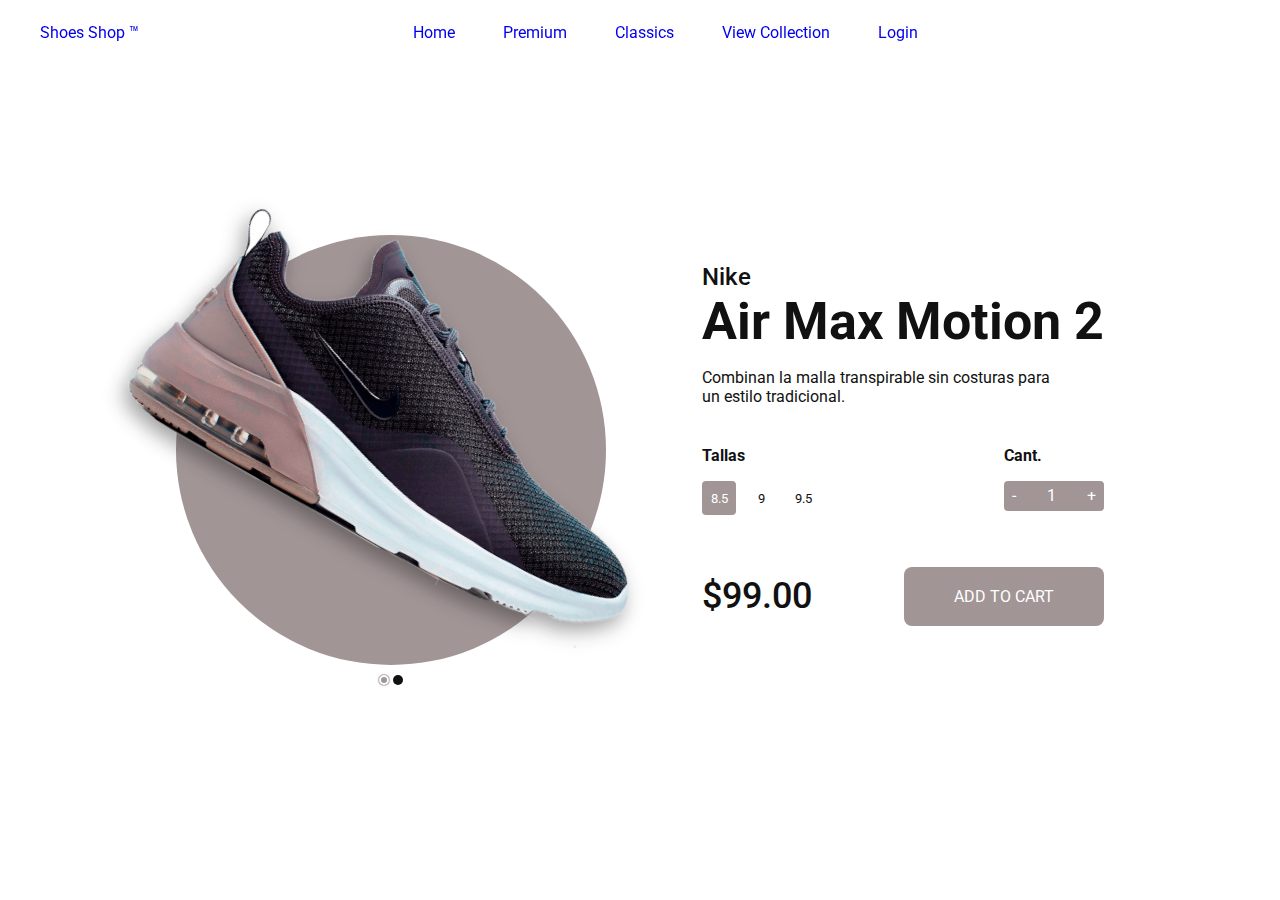
<file: assets/landingpage/landingpage.html>
<!DOCTYPE html>
<html lang="en">
    <head>
        <meta charset="UTF-8">
        <meta name="viewport" content="width=device-width, initial-scale=1.0">
        <link rel="stylesheet" href="assets/css/styles.css">
        <title>Responsive product card Nike</title>
    </head>
    <body>
        <!--===== HEADER =====-->
        <header class="l-header" id="header">
            <nav class="nav bd-grid">
                <div class="nav__toggle" id="nav-toggle">
                    <i class='bx bxs-grid'></i>
                </div>

                <a href="#home" class="nav__logo">Shoes Shop &trade;</a>

                <div class="nav__menu" id="nav-menu">
                    <ul class="nav__list">
                        <li class="nav__item"><a href="#home" class="nav__link active">Home</a></li>
                        <li class="nav__item"><a href="#new" class="nav__link">Premium</a></li>
                        <li class="nav__item"><a href="#women" class="nav__link">Classics</a></li>
                        <li class="nav__item"><a href="./assets/shop.html" class="nav__link">View Collection</a></li>
                        <li class="nav__item"><a href="./assets/login/login.html" class="nav__link">Login</a></li>
                    </ul>
                </div>

                <div class="nav__shop">
                    <a href="./assets/cart.html" class="nav__link"><i class='bx bx-shopping-bag' ></i></a>
                    
                </div>
            </nav>
        </header>

        <!-- ===== HOME ===== -->
        <main class="l-main bd-grid">
            <div class="home">
                <!-- ===== SNEAKER ===== -->
                <div class="sneaker">
                    <div class="sneaker__figure">
                    </div>

                    <div>
                        <img src="assets/img/NikeAirMaxMotion2.png" alt="" class="sneaker__img shows" color="#A29596">
                        <img src="assets/img/NikeAirMax Motion2black.png" alt="" class="sneaker__img" color="#111111">
                    </div>

                    <div class="sneaker__colors">
                        <span class="sneaker__color sneaker__colors-one active" primary="#A29596" color="#A29596"></span>
                        <span class="sneaker__color sneaker__colors-two " primary="#111111" color="#111111"></span>
                    </div>
                </div>

                <!-- ===== IFORMACION ===== -->
                <div class="info">
                    <!-- ===== DATA ===== -->
                    <div class="data">
                        <span class="data__subtitle">Nike</span>
                        <h1 class="data__title">Air Max Motion 2</h1>
                        <p class="data__description">Combinan la malla transpirable sin costuras para <br> un estilo tradicional.</p>
                    </div>

                    <!-- ===== ACTIONS ===== -->
                    <div class="actions">
                        <!-- ===== SIZE ===== -->
                        <div class="size">
                            <h3 class="size__title">Tallas</h3>
                            <div class="size__content">
                                <span class="size__tallas active">
                                    8.5
                                </span>
                                <span class="size__tallas">
                                    9
                                </span>
                                <span class="size__tallas">
                                    9.5
                                </span>
                            </div>
                        </div>

                        <!-- ===== CANT ===== -->
                        <div class="cant">
                            <h3 class="cant__title">Cant.</h3>
                            <div class="cant__content"> 
                                <span>-</span>
                                <span>1</span>
                                <span>+</span>
                            </div>
                        </div>
                    </div>

                    <!-- ===== PRECI ===== -->
                    <div class="preci">
                        <span class="preci__title">$99.00</span>
                        <a href="#" class="preci__button">ADD TO CART</a>
                    </div>
                </div>
            </div>
        </main>

        <!-- MAIN -->
        <script src="assets/js/main.js"></script>
    </body>
</html>
</file>
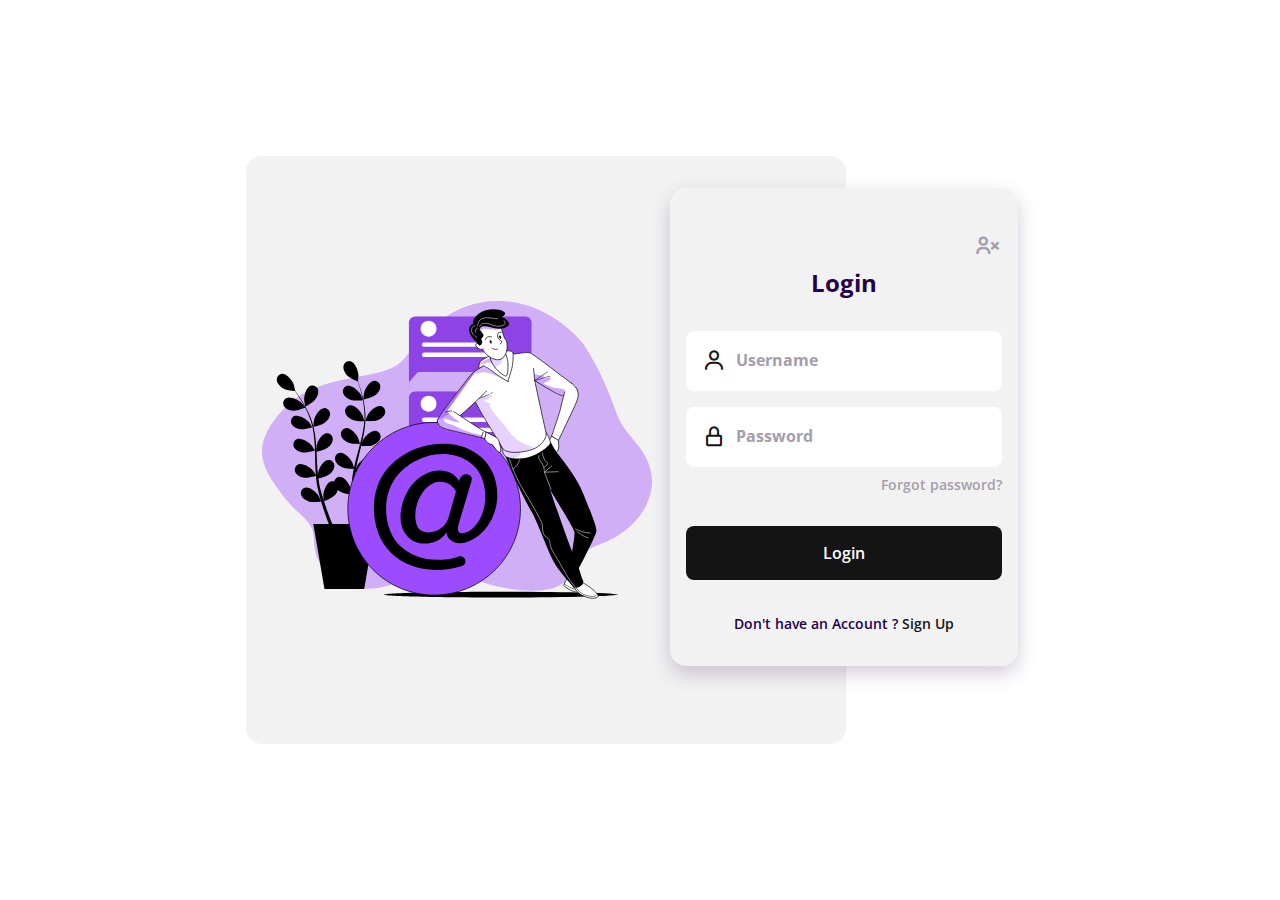
<file: assets/login/login.html>
<!DOCTYPE html>
<html lang="en">
    <head>
        <meta charset="UTF-8">
        <meta name="viewport" content="width=device-width, initial-scale=1.0">

        <!-- ===== CSS ===== -->
        <link rel="stylesheet" href="assets/css/styles.css">
    
        <!-- ===== BOX ICONS ===== -->
        <link href='https://cdn.jsdelivr.net/npm/boxicons@2.0.5/css/boxicons.min.css' rel='stylesheet'>

        <title>Shoes Shop &trade;</title>
    </head>
    <body>
        <div class="login">
            <div class="login__content">
                <div class="login__img">
                    <img src="assets/img/img-login.svg" alt="">
                </div>

                <div class="login__forms">
                    <form action="" class="login__registre" id="login-in">
                        <a href="../../index.html" class="login__forgot"><h1><i class='bx bx-user-x'></i></h1></a>
                        <h1 class="login__title">Login</h1>
                        
    
                        <div class="login__box">
                            <i class='bx bx-user login__icon'></i>
                            <input type="text" placeholder="Username" class="login__input">
                        </div>
    
                        <div class="login__box">
                            <i class='bx bx-lock-alt login__icon'></i>
                            <input type="password" placeholder="Password" class="login__input">
                        </div>

                        <a href="#" class="login__forgot">Forgot password?</a>

                        <a href="#" class="login__button">Login</a>

                        <div>
                            <span class="login__account">Don't have an Account ?</span>
                            <span class="login__signin" id="sign-up">Sign Up</span>
                        </div>
                    </form>

                    <form action="" class="login__create none" id="login-up"action="connect.php" method="post">
                        <h1 class="login__title">Create Account</h1>
    
                        <div class="login__box">
                            <i class='bx bx-user login__icon'></i>
                            <input type="text" placeholder="Username" class="login__input" name="firstName">
                        </div>
    
                        <div class="login__box">
                            <i class='bx bx-at login__icon'></i>
                            <input type="text" placeholder="Email" class="login__input" name="emailId">
                        </div>

                        <div class="login__box">
                            <i class='bx bx-lock-alt login__icon'></i>
                            <input type="password" placeholder="Password" class="login__input" name="password">
                        </div>

                        <a href="#" class="login__button">Sign Up</a>

                        <div>
                            <span class="login__account">Already have an Account ?</span>
                            <span class="login__signup" id="sign-in">Login</span>
                        </div>

                        <div class="login__social">
                            <a href="#" class="login__social-icon"><i class='bx bxl-facebook' ></i></a>
                            <a href="#" class="login__social-icon"><i class='bx bxl-twitter' ></i></a>
                            <a href="https://www.google.in" class="login__social-icon"><i class='bx bxl-google' ></i></a>
                        </div>
                    </form>
                </div>
            </div>
        </div>

        <!--===== MAIN JS =====-->
        <script src="assets/js/main.js"></script>
    </body>
</html>
</file>
<file: assets/landingpage/assets/css/styles.css>
@import url("https://fonts.googleapis.com/css2?family=Roboto:wght@400;500;700&display=swap");
/*===== VARIABLES CSS Y SASS =====*/
/*Varibles sass*/
/*Variables css*/
/*===== Colores =====*/
:root {
  --first-color: #A29596;
  --primary: #A29596;
  --second-color: #33303D;
  --black-color: #111111;
  --white-color: #FFF;
}

/*===== Fuente y tipografia =====*/
:root {
  --body-font: 'Roboto', sans-serif;
  --biggest-font-size: 1.5rem;
  --big-font-size: 1.5rem;
  --normal-font-size: 0.938rem;
  --smaller-font-size: 0.75rem;
}

@media screen and (min-width: 968px) {
  :root {
    --biggest-font-size: 3.25rem;
    --big-font-size: 2.25rem;
    --normal-font-size: 1rem;
    --smaller-font-size: 0.813rem;
  }
}

/*===== z index =====*/
:root {
  --z-back: -10;
  --z-normal: 1;
  --z-tooltip: 10;
  --z-fixed: 100;
  --z-modal: 1000;
}

/*===== BASE =====*/
*, ::before, ::after {
  -webkit-box-sizing: border-box;
          box-sizing: border-box;
}

body {
  margin: 3rem 0 0 0;
  font-family: var(--body-font);
  background-color: var(--white-color);
  color: var(--black-color);
}

h1, h2, h3, p {
  margin: 0;
}

ul {
  margin: 0;
  padding: 0;
  list-style: none;
}

a {
  text-decoration: none;
}

/*=====  LAYOUT =====*/
.bd-grid {
  max-width: 1200px;
  margin-left: 1rem;
  margin-right: 1rem;
}

/*===== NAV =====*/
.l-header{
  width: 100%;
  position: fixed;
  top: 0;
  left: 0;
  z-index: var(--z-fixed);
  background-color: var(--dark-color-lighten);
}
.nav{
  height: var(--header-height);
  display: flex;
  justify-content: space-between;
  align-items: center;
}

@media screen and (max-width: 768px){
  .nav__menu{
    position: fixed;
    top: var(--header-height);
    left: -100%;
    width: 70%;
    height: 100vh;
    padding: 2rem;
    background-color: var(--white-color);
    transition: .5s;
  }
}

.nav__item{
  margin-bottom: var(--mb-4);
}

.nav__logo{
  font-weight: var(--font-semi-bold);
}

.nav__toggle, .nav__shop{
  font-size: 1.3rem;
  cursor: pointer;
}

/*Show menu*/
.show{
  left: 0;
}

/*Active link*/
.active{
  position: relative;
}

.active::before{
  content: '';
  position: absolute;
  bottom: -.5rem;
  left: 0%;
  width: 100%;
  height: 4px;
  background-color: var(--dark-color);
  /* border-radius: 50%; */
}

/*Change color header*/
.scroll-header{
  background-color: var(--white-color);
  box-shadow: 0 2px 4px rgba(0,0,0,.1);
}

/*===== Home =====*/
.home {
  height: calc(100vh - 3rem);
  display: -ms-grid;
  display: grid;
  -ms-grid-rows: 1fr 1.5fr;
      grid-template-rows: 1fr 1.5fr;
      grid-template-areas: 'sneaker';
  overflow: hidden;
}

/*===== Sneaker =====*/
.sneaker {
  -ms-grid-row: 1;
  -ms-grid-column: 1;
  grid-area: sneaker;
  display: -webkit-box;
  display: -ms-flexbox;
  display: flex;
  -webkit-box-pack: center;
      -ms-flex-pack: center;
          justify-content: center;
  -webkit-box-align: center;
      -ms-flex-align: center;
          align-items: center;
  padding: 2rem 0;
  position: relative;
}

.sneaker__figure {
  width: 240px;
  height: 240px;
  background-color: var(--primary);
  border-radius: 50%;
  -webkit-transition: .5s;
  transition: .5s;
}

.sneaker__img {
  width: 313px;
  position: absolute;
  top: 16%;
  left: 9%;
  right: 0;
  margin-left: auto;
  margin-right: auto;
  -webkit-transform: rotate(30deg);
          transform: rotate(30deg);
  opacity: 0;
  -webkit-filter: drop-shadow(0px 10px 10px rgba(17, 17, 17, 0.4));
          filter: drop-shadow(0px 10px 10px rgba(17, 17, 17, 0.4));
}

.sneaker__img.shows {
  opacity: 1;
}

.sneaker__colors {
  position: absolute;
  right: 2%;
}

.sneaker__color {
  display: block;
  width: 10px;
  height: 10px;
  border-radius: 50%;
  margin-bottom: .5rem;
  cursor: pointer;
}

.sneaker__color.active {
  border: 2px solid var(--white-color);
  -webkit-box-shadow: 0 0 2px black;
          box-shadow: 0 0 2px black;
}

.sneaker__colors-one {
  background-color: var(--first-color);
}

.sneaker__colors-two {
  background-color: var(--black-color);
}

/*===== Data =====*/
.data {
  margin-bottom: 1.5rem;
}

.data__subtitle {
  font-size: var(--normal-font-size);
  font-weight: 500;
}

.data__title {
  font-size: var(--biggest-font-size);
  margin-bottom: .5rem;
}

.data__description {
  font-size: var(--normal-font-size);
}

.actions {
  display: -webkit-box;
  display: -ms-flexbox;
  display: flex;
  -webkit-box-pack: justify;
      -ms-flex-pack: justify;
          justify-content: space-between;
}

/*===== Size =====*/
.size__title {
  font-size: var(--normal-font-size);
  margin-bottom: 1rem;
}

.size__content {
  display: -webkit-box;
  display: -ms-flexbox;
  display: flex;
}

.size__tallas {
  width: 30px;
  height: 30px;
  margin-right: .5rem;
  font-size: var(--smaller-font-size);
  text-align: center;
  line-height: 30px;
  border-radius: .25rem;
  cursor: pointer;
}

.size__tallas.active {
  background-color: var(--primary);
  color: var(--white-color);
}

/*===== Cant =====*/
.cant__title {
  font-size: var(--normal-font-size);
  margin-bottom: 1rem;
}

.cant__content {
  width: 100px;
  height: 30px;
  display: -webkit-box;
  display: -ms-flexbox;
  display: flex;
  -webkit-box-pack: justify;
      -ms-flex-pack: justify;
          justify-content: space-between;
  -webkit-box-align: center;
      -ms-flex-align: center;
          align-items: center;
  background-color: var(--primary);
  color: var(--white-color);
  padding: .5rem;
  border-radius: .25rem;
}

/*===== Preci =====*/
.preci {
  position: fixed;
  left: 0;
  bottom: 0;
  width: 100%;
  height: 83px;
  background-color: var(--white-color);
  border-radius: 1.5rem 1.5rem 0 0;
  -webkit-box-shadow: 0px 0px 20px rgba(17, 17, 17, 0.25);
          box-shadow: 0px 0px 20px rgba(17, 17, 17, 0.25);
  display: -webkit-box;
  display: -ms-flexbox;
  display: flex;
  -webkit-box-pack: space-evenly;
      -ms-flex-pack: space-evenly;
          justify-content: space-evenly;
  -webkit-box-align: center;
      -ms-flex-align: center;
          align-items: center;
}

.preci__title {
  font-size: var(--big-font-size);
  color: var(--black-color);
}

.preci__button {
  background-color: var(--primary);
  color: var(--white-color);
  padding: 1.25rem 3.125rem;
  border-radius: .5rem;
}

/*===== MEDIA QUERIS =====*/
@media screen and (min-width: 968px) {
  body {
    margin: 0;
  }
  .nav {
    height: 4rem;
  }
  .nav__list {
    display: -webkit-box;
    display: -ms-flexbox;
    display: flex;
  }
  .nav__item {
    margin-right: 3rem;
    margin-bottom: 0;
  }
  .nav__toggle {
    display: none;
  }
  .home {
    height: 100vh;
    -ms-grid-columns: max-content max-content;
        grid-template-columns: -webkit-max-content -webkit-max-content;
        grid-template-columns: max-content max-content;
    -ms-grid-rows: max-content;
        grid-template-rows: -webkit-max-content;
        grid-template-rows: max-content;
    -ms-flex-line-pack: center;
        align-content: center;
    -webkit-box-pack: center;
        -ms-flex-pack: center;
            justify-content: center;
    -webkit-column-gap: 6rem;
            column-gap: 6rem;
  }
  .sneaker__figure {
    width: 430px;
    height: 430px;
  }
  .sneaker__img {
    width: 550px;
    top: 13%;
    left: -6%;
  }
  .sneaker__colors {
    right: initial;
    bottom: 0;
  }
  .sneaker__colors span {
    display: inline-block;
  }
  .info {
    -ms-flex-item-align: center;
        -ms-grid-row-align: center;
        align-self: center;
  }
  .data {
    margin-bottom: 2.5rem;
  }
  .data__subtitle {
    font-size: 1.5rem;
  }
  .data__title {
    margin-bottom: 1rem;
  }
  .size {
    margin-bottom: 2.5rem;
  }
  .size__tallas {
    width: 34px;
    height: 34px;
    line-height: 35px;
  }
  .preci {
    position: initial;
    background-color: initial;
    -webkit-box-pack: justify;
        -ms-flex-pack: justify;
            justify-content: space-between;
    -webkit-box-shadow: none;
            box-shadow: none;
  }
  .preci__title {
    color: var(--black-color);
    font-weight: 500;
  }
}

@media screen and (min-width: 1200px) {
  .bd-grid {
    margin-left: auto;
    margin-right: auto;
  }
}
</file>
<file: assets/login/assets/css/styles.css>
/*===== GOOGLE FONTS =====*/
@import url("https://fonts.googleapis.com/css2?family=Open+Sans:wght@400;600;700&display=swap");

/*===== VARIABLES CSS =====*/
:root{
  /*===== Colores =====*/
  --first-color: #141414;
  --first-color-dark: #23004D;
  --first-color-light: #A49EAC;
  --first-color-lighten: #F2F2F2;

  /*===== Font and typography =====*/
  --body-font: 'Open Sans', sans-serif;
  --h1-font-size: 1.5rem;
  --normal-font-size: .938rem;
  --small-font-size: .813rem;
}

@media screen and (min-width: 768px){
  :root{
    --normal-font-size: 1rem;
    --small-font-size: .875rem;
  }
}

/*===== BASE =====*/
*,::before,::after{
  box-sizing: border-box;
}

body{
  margin: 0;
  padding: 0;
  font-family: var(--body-font);
  font-size: var(--normal-font-size);
  color: var(--first-color-dark);
}

h1{
  margin: 0;
}

a{
  text-decoration: none;
}

img{
  max-width: 100%;
  height: auto;
  display: block;
}

/*===== LOGIN =====*/
.login{
  display: grid;
  grid-template-columns: 100%;
  height: 100vh;
  margin-left: 1.5rem;
  margin-right: 1.5rem;
}

.login__content{
  display: grid;
}

.login__img{
  justify-self: center;
}

.login__img img{
  width: 310px;
  margin-top: 1.5rem;
}

.login__forms{
  position: relative;
  height: 368px;
}

.login__registre, .login__create{
  position: absolute;
  bottom: 1rem;
  width: 100%;
  background-color: var(--first-color-lighten);
  padding: 2rem 1rem;
  border-radius: 1rem;
  text-align: center;
  box-shadow: 0 8px 20px rgba(35,0,77,.2);
  animation-duration: .4s;
  animation-name: animate-login;
}

@keyframes animate-login{
  0%{
    transform: scale(1,1);
  }
  50%{
    transform: scale(1.1,1.1);
  }
  100%{
    transform: scale(1,1);
  }
}

.login__title{
  font-size: var(--h1-font-size);
  margin-bottom: 2rem;
}

.login__box{
  display: grid;
  grid-template-columns: max-content 1fr;
  column-gap: .5rem;
  padding: 1.125rem 1rem;
  background-color: #FFF;
  margin-top: 1rem;
  border-radius: .5rem;
}

.login__icon{
  font-size: 1.5rem;
  color: #141414;
}

.login__input{
  border: none;
  outline: none;
  font-size: var(--normal-font-size);
  font-weight: 700;
  color: #141414;
}

.login__input::placeholder{
  font-size: var(--normal-font-size);
  font-family: var(--body-font);
  color: var(--first-color-light);
}

.login__forgot{
  display: block;
  width: max-content;
  margin-left: auto;
  margin-top: .5rem;
  font-size: var(--small-font-size);
  font-weight: 600;
  color: var(--first-color-light);
}

.login__button{
  display: block;
  padding: 1rem;
  margin: 2rem 0;
  background-color: var(--first-color);
  color: #FFF;
  font-weight: 600;
  text-align: center;
  border-radius: .5rem;
  transition: .3s;
}

.login__button:hover{
  background-color: var(--first-color-dark);
}

.login__account, .login__signin, .login__signup{
  font-weight: 600;
  font-size: var(--small-font-size);
}

.login__account{
  color: var(--first-color-dark);
}

.login__signin, .login__signup{
  color: var(--first-color);
  cursor: pointer;
}

.login__social{
  margin-top: 2rem;
}

.login__social-icon{
  font-size: 1.5rem;
  color: var(--first-color-dark);
  margin: 0 1.5rem;
}

/*Show login*/
.block{
  display: block;
}

/*Hidden login*/
.none{
  display: none;
}

/* ===== MEDIA QUERIES =====*/
@media screen and (min-width: 576px){
  .login__forms{
    width: 348px;
    justify-self: center;
  }
}

@media screen and (min-width: 1024px){
  .login{
    height: 100vh;
    overflow: hidden;
  }

  .login__content{
    grid-template-columns: repeat(2, max-content);
    justify-content: center;
    align-items: center;
    margin-left: 10rem;
  }

  .login__img{
    display: flex;
    width: 600px;
    height: 588px;
    background-color: var(--first-color-lighten);
    border-radius: 1rem;
    padding-left: 1rem;
  }

  .login__img img{
    width: 390px;
    margin-top: 0;
  }

  .login__registre, .login__create{
    left: -11rem;
  }

  .login__registre{
    bottom: -2rem;
  }

  .login__create{
    bottom: -5.5rem;
  }
}
</file>
